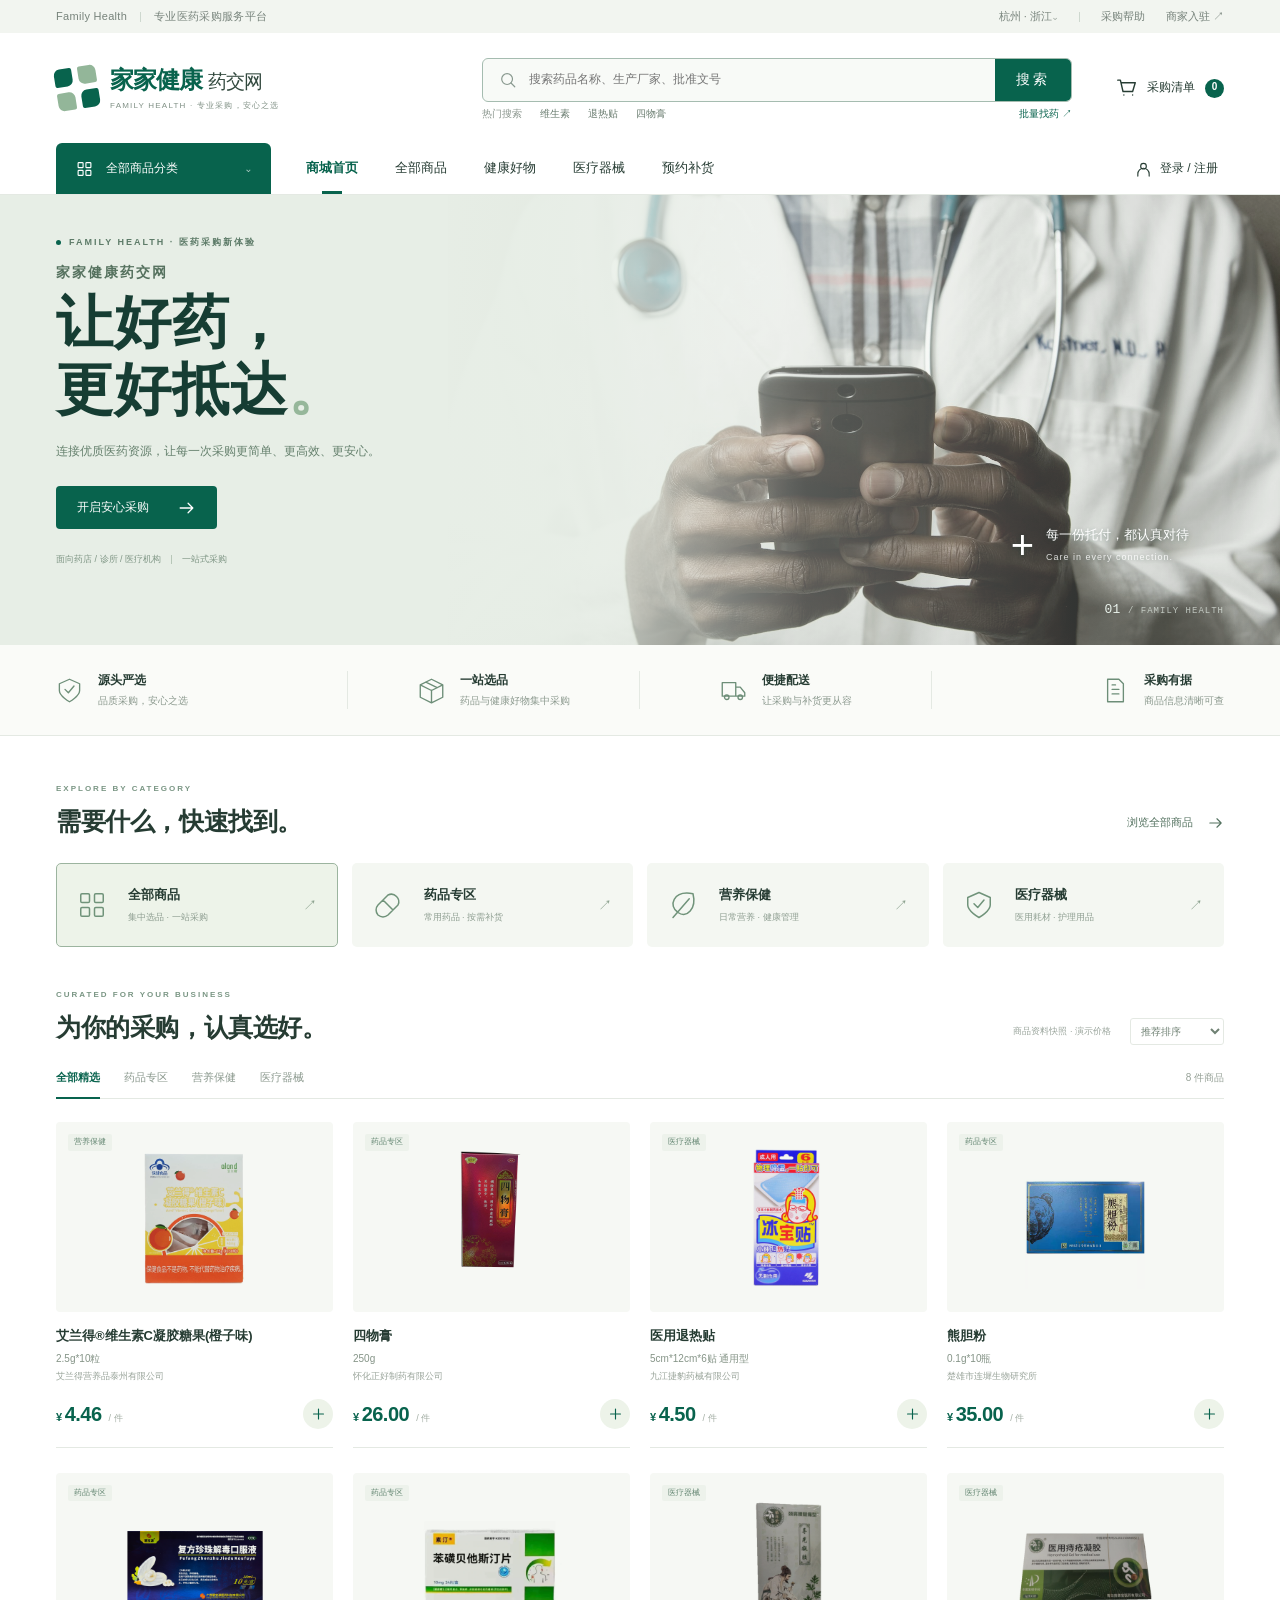
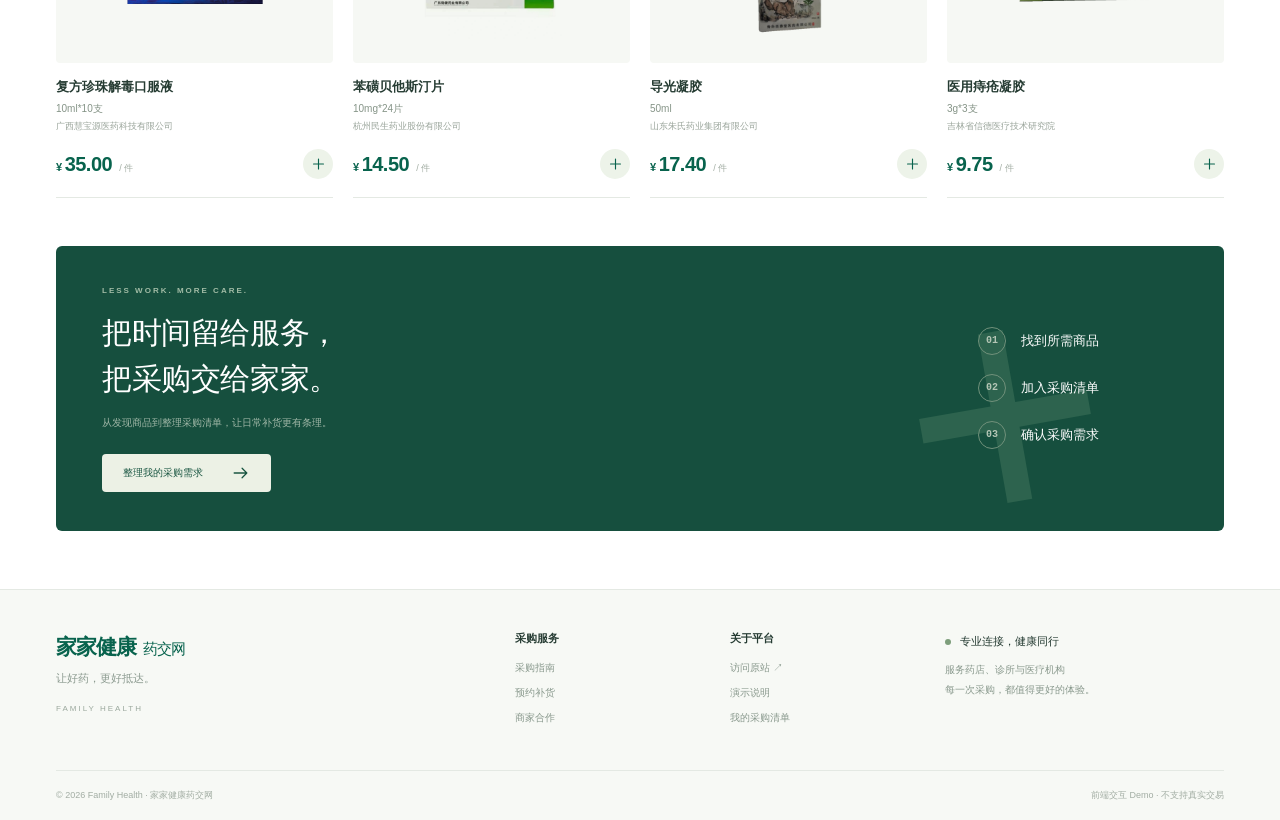
<file: index.html>
<!doctype html>
<html lang="zh-CN"><head><meta charset="utf-8"><meta name="viewport" content="width=device-width,initial-scale=1"><meta name="theme-color" content="#08634d"><meta name="description" content="家家健康药交网采购商城前端演示"><title>家家健康药交网 · 让好药，更好抵达</title><link rel="icon" href="assets/favicon.svg" type="image/svg+xml"><link rel="stylesheet" href="style.css"></head>
<body>
<svg class="svg-defs" xmlns="http://www.w3.org/2000/svg"><defs>
<symbol id="search" viewBox="0 0 24 24"><circle cx="10.8" cy="10.8" r="7.2"/><path d="m16 16 5 5"/></symbol>
<symbol id="cart" viewBox="0 0 24 24"><path d="M2 3h3l3 13h11l3-10H6M9 20h.01M19 20h.01"/></symbol>
<symbol id="arrow" viewBox="0 0 24 24"><path d="M4 12h16m-6-6 6 6-6 6"/></symbol>
<symbol id="grid" viewBox="0 0 24 24"><rect x="3" y="3" width="7" height="7" rx="1"/><rect x="14" y="3" width="7" height="7" rx="1"/><rect x="3" y="14" width="7" height="7" rx="1"/><rect x="14" y="14" width="7" height="7" rx="1"/></symbol>
<symbol id="shield" viewBox="0 0 24 24"><path d="m12 2 9 4v6c0 5-9 10-9 10S3 17 3 12V6zM8 11l3 3 5-6"/></symbol>
<symbol id="truck" viewBox="0 0 24 24"><path d="M2 5h12v12H2zM14 9h4l4 5v3h-8"/><circle cx="6" cy="18" r="2"/><circle cx="18" cy="18" r="2"/></symbol>
<symbol id="box" viewBox="0 0 24 24"><path d="m12 2 10 5v11l-10 5-10-5V7zm0 10 10-5M12 12 2 7m10 5v11M7 4.5l10 5"/></symbol>
<symbol id="file" viewBox="0 0 24 24"><path d="M5 2h10l4 4v16H5zM9 11h6M9 15h6M9 7h3"/></symbol>
<symbol id="user" viewBox="0 0 24 24"><circle cx="12" cy="8" r="4"/><path d="M4 22v-3a8 8 0 0 1 16 0v3"/></symbol>
<symbol id="plus" viewBox="0 0 24 24"><path d="M5 12h14M12 5v14"/></symbol>
<symbol id="close" viewBox="0 0 24 24"><path d="m6 6 12 12M6 18 18 6"/></symbol>
<symbol id="pill" viewBox="0 0 24 24"><path d="M4 20a6 6 0 0 1 0-8l8-8a6 6 0 0 1 8 8l-8 8a6 6 0 0 1-8 0zM8 8l8 8"/></symbol>
<symbol id="leaf" viewBox="0 0 24 24"><path d="M20 3C4 0 0 13 8 18c7 5 15-3 12-15ZM4 22 17 7"/></symbol>
</defs></svg>
<div class="utility"><div class="wrap utility-inner"><span>Family Health <i></i> 专业医药采购服务平台</span><div><button id="location">杭州 · 浙江⌄</button><span class="utility-divider"></span><button data-info="help">采购帮助</button><button data-info="merchant">商家入驻 ↗</button></div></div></div>
<header class="header"><div class="wrap header-main"><a href="#" class="brand" aria-label="家家健康药交网首页"><span class="brand-mark"><b></b><b></b><b></b><b></b></span><span><strong>家家健康<span>药交网</span></strong><small>FAMILY HEALTH · 专业采购，安心之选</small></span></a><div class="search-group"><form id="searchForm"><svg><use href="#search"/></svg><input id="searchInput" placeholder="搜索药品名称、生产厂家、批准文号" aria-label="搜索药品"><button type="submit">搜索</button></form><div class="hot"><span>热门搜索</span><button data-search="维生素">维生素</button><button data-search="退热贴">退热贴</button><button data-search="四物膏">四物膏</button><button id="batchOpen">批量找药 ↗</button></div></div><button class="cart-button" id="cartOpen"><svg><use href="#cart"/></svg><span>采购清单</span><b id="cartCount">0</b></button></div>
<div class="wrap nav"><button class="all-categories" id="categoriesOpen"><svg><use href="#grid"/></svg>全部商品分类<span>⌄</span></button><nav aria-label="主导航"><a href="#" class="active">商城首页</a><a href="#selection" data-nav="all">全部商品</a><a href="#selection" data-nav="health">健康好物</a><a href="#selection" data-nav="device">医疗器械</a><button data-info="restock">预约补货</button></nav><button class="login" id="loginOpen"><svg><use href="#user"/></svg>登录 / 注册</button></div></header>
<main>
<section class="hero"><img class="hero-photo" src="assets/hero.jpg" alt="医务人员使用移动设备"><div class="hero-wash"></div><div class="wrap hero-inner"><div class="hero-copy"><p class="eyebrow"><span></span>FAMILY HEALTH · 医药采购新体验</p><p class="hero-brand">家家健康药交网</p><h1>让好药，<br>更好抵达<span>。</span></h1><p class="hero-description">连接优质医药资源，让每一次采购<br class="mobile-break">更简单、更高效、更安心。</p><a class="primary" href="#selection">开启安心采购 <svg><use href="#arrow"/></svg></a><div class="hero-caption"><span>面向药店 / 诊所 / 医疗机构</span><span class="line"></span><span>一站式采购</span></div></div><div class="hero-number">01 <span>/ FAMILY HEALTH</span></div><div class="hero-note"><span class="note-cross">+</span><div>每一份托付，都认真对待<small>Care in every connection.</small></div></div></div></section>
<div class="service-line"><div class="wrap service-items"><div><svg><use href="#shield"/></svg><span>源头严选<small>品质采购，安心之选</small></span></div><div><svg><use href="#box"/></svg><span>一站选品<small>药品与健康好物集中采购</small></span></div><div><svg><use href="#truck"/></svg><span>便捷配送<small>让采购与补货更从容</small></span></div><div><svg><use href="#file"/></svg><span>采购有据<small>商品信息清晰可查</small></span></div></div></div>
<section class="wrap category-section reveal"><div class="section-top"><div><p class="eyebrow">EXPLORE BY CATEGORY</p><h2>需要什么，快速找到。</h2></div><a href="#selection" id="allLink" class="text-link">浏览全部商品 <svg><use href="#arrow"/></svg></a></div><div class="category-grid" id="categoryGrid"><button data-cat="all" class="category-tile selected"><span class="category-icon"><svg><use href="#grid"/></svg></span><div><strong>全部商品</strong><small>集中选品 · 一站采购</small></div><span>↗</span></button><button data-cat="medicine" class="category-tile"><span class="category-icon"><svg><use href="#pill"/></svg></span><div><strong>药品专区</strong><small>常用药品 · 按需补货</small></div><span>↗</span></button><button data-cat="health" class="category-tile"><span class="category-icon"><svg><use href="#leaf"/></svg></span><div><strong>营养保健</strong><small>日常营养 · 健康管理</small></div><span>↗</span></button><button data-cat="device" class="category-tile"><span class="category-icon"><svg><use href="#shield"/></svg></span><div><strong>医疗器械</strong><small>医用耗材 · 护理用品</small></div><span>↗</span></button></div></section>
<section id="selection" class="wrap selection reveal"><div class="section-top"><div><p class="eyebrow">CURATED FOR YOUR BUSINESS</p><h2 id="selectionTitle">为你的采购，认真选好。</h2></div><div class="selection-tools"><span class="snapshot-label">商品资料快照 · 演示价格</span><select id="sort" aria-label="商品排序"><option value="default">推荐排序</option><option value="asc">价格从低到高</option><option value="desc">价格从高到低</option></select></div></div><div class="filter-row"><div role="group" aria-label="商品分类" id="filters"><button class="on" data-cat="all">全部精选</button><button data-cat="medicine">药品专区</button><button data-cat="health">营养保健</button><button data-cat="device">医疗器械</button></div><span id="resultCount"></span></div><div class="products" id="products" aria-live="polite"></div><button class="reset-search" id="resetSearch" hidden>清除搜索，查看全部商品</button></section>
<section class="wrap purchase-banner reveal"><div><p class="eyebrow">LESS WORK. MORE CARE.</p><h2>把时间留给服务，<br>把采购交给家家。</h2><p>从发现商品到整理采购清单，让日常补货更有条理。</p><button class="primary light" id="bannerBatch">整理我的采购需求 <svg><use href="#arrow"/></svg></button></div><div class="banner-visual"><span class="big-cross">+</span><div class="steps"><span><b>01</b> 找到所需商品</span><span><b>02</b> 加入采购清单</span><span><b>03</b> 确认采购需求</span></div></div></section>
</main><footer><div class="wrap footer-main"><div class="footer-brand"><strong>家家健康<span>药交网</span></strong><p>让好药，更好抵达。</p><small>FAMILY HEALTH</small></div><div><h3>采购服务</h3><button data-info="help">采购指南</button><button data-info="restock">预约补货</button><button data-info="merchant">商家合作</button></div><div><h3>关于平台</h3><a href="https://www.kangjiayiyao.com/" target="_blank" rel="noopener">访问原站 ↗</a><button data-info="demo">演示说明</button><button id="footerCart">我的采购清单</button></div><div class="footer-end"><span class="footer-dot"></span> 专业连接，健康同行<p>服务药店、诊所与医疗机构<br>每一次采购，都值得更好的体验。</p></div></div><div class="wrap footer-bottom"><span>© 2026 Family Health · 家家健康药交网</span><span>前端交互 Demo · 不支持真实交易</span></div></footer>
<div class="overlay" id="overlay" hidden></div><aside id="drawer" class="drawer" aria-label="采购清单" aria-modal="true" role="dialog" hidden><div class="drawer-head"><div><p class="eyebrow">YOUR PURCHASE LIST</p><h2>我的采购清单 <span id="drawerCount"></span></h2></div><button class="icon-button" data-close aria-label="关闭采购清单"><svg><use href="#close"/></svg></button></div><p class="drawer-desc">整理补货需求，轻松管理每一次采购。</p><div id="cartItems"></div><div class="drawer-bottom"><div><span>演示合计</span><strong id="total">¥0.00</strong></div><button class="primary" id="exportCart">导出采购清单 <svg><use href="#arrow"/></svg></button><small>清单保存在本机浏览器，未提交真实订单。</small></div></aside>
<dialog id="modal"><button class="modal-close icon-button" data-close aria-label="关闭弹窗"><svg><use href="#close"/></svg></button><div id="modalContent"></div></dialog><div id="toast" role="status"></div>
<script src="app.js"></script></body></html>
</file>
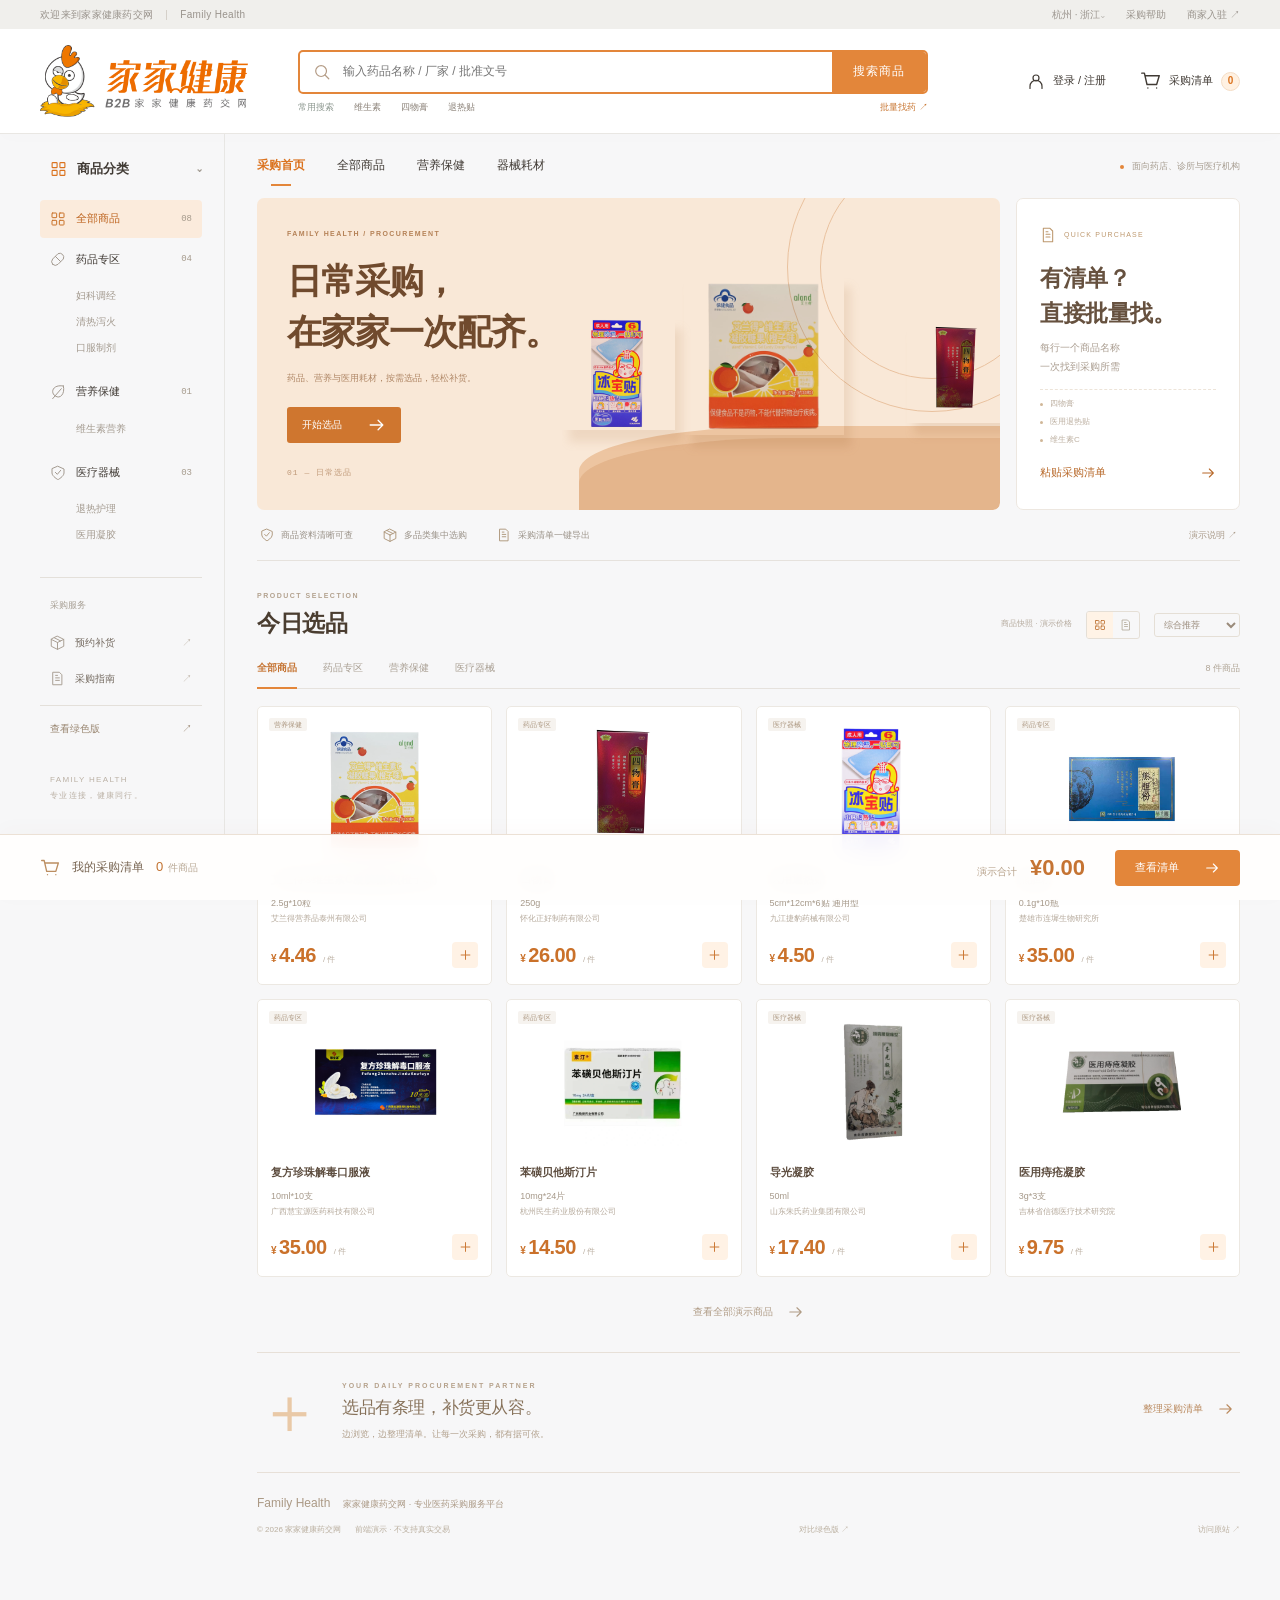
<file: orange/index.html>
<!doctype html><html lang="zh-CN"><head><meta charset="utf-8"><meta name="viewport" content="width=device-width,initial-scale=1"><meta name="theme-color" content="#e3863a"><title>家家健康药交网 · 橙色采购版</title><meta name="description" content="家家健康药交网暖橙色采购商城概念演示"><link rel="icon" href="assets/favicon.svg"><link rel="stylesheet" href="style.css"></head><body><svg class="svg-defs" xmlns="http://www.w3.org/2000/svg"><defs>
<symbol id="search" viewBox="0 0 24 24"><circle cx="10.8" cy="10.8" r="7.2"/><path d="m16 16 5 5"/></symbol>
<symbol id="cart" viewBox="0 0 24 24"><path d="M2 3h3l3 13h11l3-10H6M9 20h.01M19 20h.01"/></symbol>
<symbol id="arrow" viewBox="0 0 24 24"><path d="M4 12h16m-6-6 6 6-6 6"/></symbol>
<symbol id="grid" viewBox="0 0 24 24"><rect x="3" y="3" width="7" height="7" rx="1"/><rect x="14" y="3" width="7" height="7" rx="1"/><rect x="3" y="14" width="7" height="7" rx="1"/><rect x="14" y="14" width="7" height="7" rx="1"/></symbol>
<symbol id="shield" viewBox="0 0 24 24"><path d="m12 2 9 4v6c0 5-9 10-9 10S3 17 3 12V6zM8 11l3 3 5-6"/></symbol>
<symbol id="truck" viewBox="0 0 24 24"><path d="M2 5h12v12H2zM14 9h4l4 5v3h-8"/><circle cx="6" cy="18" r="2"/><circle cx="18" cy="18" r="2"/></symbol>
<symbol id="box" viewBox="0 0 24 24"><path d="m12 2 10 5v11l-10 5-10-5V7zm0 10 10-5M12 12 2 7m10 5v11M7 4.5l10 5"/></symbol>
<symbol id="file" viewBox="0 0 24 24"><path d="M5 2h10l4 4v16H5zM9 11h6M9 15h6M9 7h3"/></symbol>
<symbol id="user" viewBox="0 0 24 24"><circle cx="12" cy="8" r="4"/><path d="M4 22v-3a8 8 0 0 1 16 0v3"/></symbol>
<symbol id="plus" viewBox="0 0 24 24"><path d="M5 12h14M12 5v14"/></symbol>
<symbol id="close" viewBox="0 0 24 24"><path d="m6 6 12 12M6 18 18 6"/></symbol>
<symbol id="pill" viewBox="0 0 24 24"><path d="M4 20a6 6 0 0 1 0-8l8-8a6 6 0 0 1 8 8l-8 8a6 6 0 0 1-8 0zM8 8l8 8"/></symbol>
<symbol id="leaf" viewBox="0 0 24 24"><path d="M20 3C4 0 0 13 8 18c7 5 15-3 12-15ZM4 22 17 7"/></symbol>
</defs></svg>
<div class="utility"><div class="wrap utility-inner"><span>欢迎来到家家健康药交网 <i></i> Family Health</span><div><button id="location">杭州 · 浙江⌄</button><button data-info="help">采购帮助</button><button data-info="merchant">商家入驻 ↗</button></div></div></div>
<header class="header"><div class="wrap header-main"><a href="#" class="brand" aria-label="家家健康药交网首页"><img src="assets/brand.png" alt="家家健康 B2B 家家健康药交网"></a><div class="search-group"><form id="searchForm"><svg><use href="#search"/></svg><input id="searchInput" placeholder="输入药品名称 / 厂家 / 批准文号" aria-label="搜索药品"><button type="submit">搜索商品</button></form><div class="hot"><span>常用搜索</span><button data-search="维生素">维生素</button><button data-search="四物膏">四物膏</button><button data-search="退热贴">退热贴</button><button id="batchOpen">批量找药 ↗</button></div></div><div class="account-actions"><button class="login" id="loginOpen"><svg><use href="#user"/></svg>登录 / 注册</button><button class="cart-button" id="cartOpen"><svg><use href="#cart"/></svg><span>采购清单</span><b id="cartCount">0</b></button></div></div></header>
<div class="wrap workspace">
<aside class="catalog-rail"><button class="rail-title" id="categoriesOpen"><svg><use href="#grid"/></svg>商品分类 <span>⌄</span></button><div id="categoryGrid"><button class="category-tile selected" data-cat="all"><svg><use href="#grid"/></svg><strong>全部商品</strong><small>08</small></button><button class="category-tile" data-cat="medicine"><svg><use href="#pill"/></svg><strong>药品专区</strong><small>04</small></button><div class="subcategories"><button data-search="四物膏">妇科调经</button><button data-search="熊胆粉">清热泻火</button><button data-search="口服液">口服制剂</button></div><button class="category-tile" data-cat="health"><svg><use href="#leaf"/></svg><strong>营养保健</strong><small>01</small></button><div class="subcategories"><button data-search="维生素">维生素营养</button></div><button class="category-tile" data-cat="device"><svg><use href="#shield"/></svg><strong>医疗器械</strong><small>03</small></button><div class="subcategories"><button data-search="退热贴">退热护理</button><button data-search="凝胶">医用凝胶</button></div></div><div class="rail-tools"><p>采购服务</p><button data-info="restock"><svg><use href="#box"/></svg>预约补货 <span>↗</span></button><button data-info="help"><svg><use href="#file"/></svg>采购指南 <span>↗</span></button></div><a class="version-link" href="../">查看绿色版 <span>↗</span></a><small class="rail-family">FAMILY HEALTH<br>专业连接，健康同行。</small></aside>
<main class="catalog-main">
<div class="page-nav"><nav aria-label="主导航"><a class="active" href="#">采购首页</a><a href="#selection" data-nav="all">全部商品</a><a href="#selection" data-nav="health">营养保健</a><a href="#selection" data-nav="device">器械耗材</a></nav><span><i></i> 面向药店、诊所与医疗机构</span></div>
<section class="opening"><div class="daily-feature"><div class="feature-copy"><p class="eyebrow">FAMILY HEALTH / PROCUREMENT</p><h1>日常采购，<br>在家家一次配齐。</h1><p>药品、营养与医用耗材，按需选品，轻松补货。</p><a href="#selection" class="primary">开始选品 <svg><use href="#arrow"/></svg></a><span class="feature-index">01 — 日常选品</span></div><div class="feature-products" aria-label="精选商品展示"><div class="display-plinth"></div><img class="pack pack-one" src="assets/product-2.webp" alt="医用退热贴"><img class="pack pack-two" src="assets/product-0.webp" alt="维生素C凝胶糖果"><img class="pack pack-three" src="assets/product-1.webp" alt="四物膏"><span class="feature-circle"></span></div></div><aside class="quick-purchase"><div class="quick-heading"><svg><use href="#file"/></svg><span>QUICK PURCHASE</span></div><h2>有清单？<br>直接批量找。</h2><p>每行一个商品名称<br>一次找到采购所需</p><div class="sample-lines"><span>四物膏</span><span>医用退热贴</span><span>维生素C</span></div><button id="bannerBatch">粘贴采购清单 <svg><use href="#arrow"/></svg></button></aside></section>
<div class="procurement-notice"><span><svg><use href="#shield"/></svg> 商品资料清晰可查</span><span><svg><use href="#box"/></svg> 多品类集中选购</span><span><svg><use href="#file"/></svg> 采购清单一键导出</span><button data-info="demo">演示说明 ↗</button></div>
<section id="selection" class="selection reveal"><div class="section-top"><div><p class="eyebrow">PRODUCT SELECTION</p><h2 id="selectionTitle">今日选品</h2></div><div class="selection-tools"><span class="snapshot-label">商品快照 · 演示价格</span><div class="view-switch" role="group" aria-label="商品展示方式"><button id="gridView" class="selected" aria-label="网格展示" aria-pressed="true"><svg><use href="#grid"/></svg></button><button id="listView" aria-label="列表展示" aria-pressed="false"><svg><use href="#file"/></svg></button></div><select id="sort" aria-label="商品排序"><option value="default">综合推荐</option><option value="asc">价格从低到高</option><option value="desc">价格从高到低</option></select></div></div><div class="filter-row"><div id="filters" role="group" aria-label="商品分类"><button class="on" data-cat="all">全部商品</button><button data-cat="medicine">药品专区</button><button data-cat="health">营养保健</button><button data-cat="device">医疗器械</button></div><span id="resultCount"></span></div><div id="products" class="products" aria-live="polite"></div><button id="resetSearch" class="reset-search" hidden>清除搜索，查看全部商品</button><a id="allLink" class="text-link catalog-end" href="#selection">查看全部演示商品 <svg><use href="#arrow"/></svg></a></section>
<section class="supply-note reveal"><div class="supply-number">＋</div><div><p class="eyebrow">YOUR DAILY PROCUREMENT PARTNER</p><h2>选品有条理，补货更从容。</h2><p>边浏览，边整理清单。让每一次采购，都有据可依。</p></div><button id="footerCart" class="text-link">整理采购清单 <svg><use href="#arrow"/></svg></button></section>
<footer><div><strong>Family Health</strong><span>家家健康药交网 · 专业医药采购服务平台</span></div><p>© 2026 家家健康药交网 <span>前端演示 · 不支持真实交易</span><a href="../">对比绿色版 ↗</a><a href="https://www.kangjiayiyao.com/" target="_blank" rel="noopener">访问原站 ↗</a></p></footer>
</main></div>
<div class="purchase-dock"><div class="wrap dock-inner"><span class="dock-caption"><svg><use href="#cart"/></svg>我的采购清单 <b id="dockCount">0</b><small>件商品</small></span><div class="dock-actions"><span>演示合计 <strong id="dockTotal">¥0.00</strong></span><button id="dockOpen">查看清单 <svg><use href="#arrow"/></svg></button></div></div></div>
<div class="overlay" id="overlay" hidden></div><aside id="drawer" class="drawer" aria-label="采购清单" aria-modal="true" role="dialog" hidden><div class="drawer-head"><div><p class="eyebrow">YOUR PURCHASE LIST</p><h2>我的采购清单 <span id="drawerCount"></span></h2></div><button class="icon-button" data-close aria-label="关闭采购清单"><svg><use href="#close"/></svg></button></div><p class="drawer-desc">整理补货需求，轻松管理每一次采购。</p><div id="cartItems"></div><div class="drawer-bottom"><div><span>演示合计</span><strong id="total">¥0.00</strong></div><button class="primary" id="exportCart">导出采购清单 <svg><use href="#arrow"/></svg></button><small>清单保存在本机浏览器，未提交真实订单。</small></div></aside>
<dialog id="modal"><button class="modal-close icon-button" data-close aria-label="关闭弹窗"><svg><use href="#close"/></svg></button><div id="modalContent"></div></dialog><div id="toast" role="status"></div>
<script src="app.js"></script></body></html>
</file>
<file: style.css>
:root{--green:#08634d;--dark:#163d33;--muted:#819089;--paper:#f7f9f6;--line:#e4e9e3;--mint:#eaf2e9}*{box-sizing:border-box}html{scroll-behavior:smooth;scroll-padding-top:150px}body{margin:0;color:#263c33;background:#fff;font:14px/1.6 -apple-system,BlinkMacSystemFont,"PingFang SC","Microsoft Yahei",Arial,sans-serif}button,input,select{font:inherit}button,a,input,select{-webkit-tap-highlight-color:transparent}button,a{touch-action:manipulation}button{border:0;background:none;cursor:pointer;color:inherit}a{color:inherit;text-decoration:none}button:focus-visible,a:focus-visible,select:focus-visible{outline:2px solid var(--green);outline-offset:5px}button:disabled{opacity:.5;cursor:not-allowed}svg{width:22px;height:22px;fill:none;stroke:currentColor;stroke-width:1.6;stroke-linecap:round;stroke-linejoin:round;flex-shrink:0}.svg-defs{position:absolute;width:0;height:0}.wrap{max-width:1280px;width:calc(100% - 112px);margin:auto}.utility{background:#f2f5f0;color:#77837b;font-size:11px;letter-spacing:.3px}.utility-inner{height:33px;display:flex;justify-content:space-between;align-items:center}.utility-inner>span{display:flex;align-items:center;gap:13px}.utility i,.utility-divider{display:inline-block;height:10px;width:1px;background:#ced8cf}.utility-inner>div{display:flex;align-items:center;gap:21px}.utility button{font-size:11px;padding:0}.header{background:#fff;position:sticky;top:-1px;z-index:15;border-bottom:1px solid var(--line)}.header-main{display:flex;align-items:center;gap:44px;height:110px}.brand{display:flex;align-items:center;gap:12px;flex-shrink:0}.brand-mark{width:42px;height:42px;position:relative;transform:rotate(-9deg)}.brand-mark b{position:absolute;width:18px;height:18px;background:var(--green);border-radius:6px 2px 6px 2px}.brand-mark b:nth-child(2){right:0;transform:rotate(90deg);background:#93b699}.brand-mark b:nth-child(3){bottom:0;transform:rotate(-90deg);background:#93b699}.brand-mark b:nth-child(4){bottom:0;right:0;transform:rotate(180deg)}.brand strong{display:block;font-size:24px;color:var(--green);font-weight:800;letter-spacing:-1px;line-height:1.3}.brand strong span{font-size:19px;font-weight:500;margin-left:6px;color:#31483d}.brand small{display:block;font-size:8px;letter-spacing:1.2px;margin-top:5px;color:#819186}.search-group{flex:1;max-width:590px;margin-left:auto}.search-group form{display:flex;align-items:center;height:44px;background:#f8faf7;border:1px solid #a5bcb0;border-radius:6px;padding-left:16px;overflow:hidden;transition:box-shadow .2s}.search-group form:focus-within{box-shadow:0 0 0 3px #08634d12;border-color:var(--green)}.search-group svg{color:#8a9a90;width:18px}.search-group input{background:transparent;border:0;outline:0;min-width:0;flex:1;padding:12px;color:var(--dark);font-size:12px}.search-group form button{height:100%;background:var(--green);color:white;width:76px;letter-spacing:3px}.hot{display:flex;gap:18px;margin-top:7px;font-size:10px;color:#8c978f;line-height:1}.hot button{padding:0;font-size:10px;color:#6a7d70}.hot button:last-child{margin-left:auto;color:var(--green)}.cart-button{display:flex;align-items:center;gap:10px;font-size:12px;padding:12px 0;white-space:nowrap}.cart-button b{background:var(--green);color:white;border-radius:50%;font-size:10px;min-width:19px;height:19px;text-align:center}.cart-button svg{width:21px}.nav{height:51px;display:flex;align-items:stretch;gap:35px}.all-categories{display:flex;align-items:center;gap:13px;background:var(--green);color:white;width:215px;font-size:12px;padding:0 20px;border-radius:6px 6px 0 0}.all-categories svg{width:17px}.all-categories>span{margin-left:auto}.nav nav{display:flex;gap:37px;align-items:center;font-size:13px}.nav nav a,.nav nav button{height:100%;display:flex;align-items:center;position:relative;padding:0;font-size:13px}.nav nav .active{color:var(--green);font-weight:600}.nav nav .active:after{content:"";position:absolute;bottom:0;left:30%;right:30%;height:3px;background:var(--green)}.login{margin-left:auto;display:flex;align-items:center;gap:8px;font-size:12px}.login svg{width:17px}.hero{position:relative;overflow:hidden;background:#e7eee6;height:450px}.hero-photo{position:absolute;right:0;top:0;width:65%;height:100%;object-fit:cover;object-position:center 52%;filter:saturate(.48);opacity:.91}.hero-wash{position:absolute;inset:0;background:linear-gradient(90deg,#e7eee6 0%,#e7eee6 32%,#e7eee6f2 42%,#e7eee650 63%,#d5e4da05 100%)}.hero-inner{position:relative;height:100%}.hero-copy{padding-top:40px;animation:arrive .9s both}.eyebrow{font-size:9px;letter-spacing:2px;font-weight:600;color:#7a9684;margin:0 0 12px;display:flex;align-items:center;gap:8px}.eyebrow>span{height:5px;width:5px;border-radius:50%;background:var(--green)}.hero .eyebrow{font-size:9px;color:#5d7b68}.hero-brand{font-size:14px;color:#55715e;margin:0 0 5px;font-weight:600;letter-spacing:2px}h1{font-size:57px;letter-spacing:1px;line-height:1.18;color:var(--dark);margin:0 0 17px;font-weight:650}h1 span{color:#96b79a}.hero-description{color:#65806d;font-size:12px;line-height:1.9;margin:0 0 23px}.mobile-break{display:none}.primary{background:var(--green);color:white;display:inline-flex;align-items:center;justify-content:center;gap:28px;height:43px;padding:0 21px;border-radius:4px;font-size:12px;transition:background .2s,transform .2s}.primary:hover{background:#084c3d;transform:translateY(-2px)}.primary svg{width:19px}.hero-caption{display:flex;align-items:center;gap:10px;font-size:9px;color:#7f9685;margin-top:23px}.hero-caption .line{height:9px;width:1px;background:#b7c7b8}.hero-number{position:absolute;bottom:24px;right:0;font-size:13px;color:#e9f2eb;font-family:monospace}.hero-number span{font-size:9px;letter-spacing:1px;opacity:.7}.hero-note{display:flex;align-items:center;position:absolute;right:35px;bottom:80px;gap:12px;color:white;text-shadow:0 1px 4px #153b3266;font-size:13px;animation:arrive 1.2s both}.hero-note small{display:block;font-size:9px;letter-spacing:1px;opacity:.8;margin-top:4px}.note-cross{font-size:40px;font-weight:200;line-height:1}.service-line{border-bottom:1px solid var(--line);background:#fafbf8}.service-items{display:grid;grid-template-columns:repeat(4,1fr);padding:26px 0}.service-items>div{display:flex;align-items:center;justify-content:center;gap:15px;border-right:1px solid var(--line)}.service-items>div:first-child{justify-content:flex-start}.service-items>div:last-child{border:0;justify-content:flex-end}.service-items svg{width:27px;height:27px;color:#6d8e78;stroke-width:1.2}.service-items span{font-size:12px;font-weight:600}.service-items small{display:block;font-weight:400;font-size:10px;color:#8b998e;margin-top:3px}.category-section{padding:47px 0 42px}.section-top{display:flex;align-items:flex-end;justify-content:space-between;gap:20px;margin-bottom:24px}h2{font-size:25px;letter-spacing:-.4px;font-weight:600;line-height:1.4;margin:0}.section-top .eyebrow{font-size:8px;margin-bottom:8px}.text-link{display:flex;align-items:center;gap:14px;font-size:11px;color:#547260;padding-bottom:5px}.text-link svg{width:17px}.category-grid{display:grid;grid-template-columns:repeat(4,1fr);gap:14px}.category-tile{display:flex;align-items:center;text-align:left;gap:14px;background:#f4f7f2;border:1px solid transparent;padding:21px 20px;border-radius:5px;transition:background .2s,border-color .2s,transform .2s}.category-tile:hover{transform:translateY(-3px);background:#e8f0e7}.category-tile.selected{border-color:#9cb49f;background:#edf3e9}.category-icon{width:37px;height:40px;display:flex;align-items:center;color:#70937a}.category-icon svg{width:30px;height:30px;stroke-width:1.2}.category-tile strong{display:block;font-size:13px;font-weight:600}.category-tile small{display:block;color:#8e9e91;font-size:9px;margin-top:4px}.category-tile>span:last-child{color:#8ca28f;margin-left:auto}.selection{padding:0 0 48px;scroll-margin-top:30px}.selection-tools{display:flex;align-items:center;gap:19px}.snapshot-label{font-size:9px;color:#9aa59c}.selection-tools select{font-size:10px;background:white;border:1px solid var(--line);border-radius:3px;padding:6px;color:#6f8173}.filter-row{display:flex;justify-content:space-between;align-items:center;border-bottom:1px solid var(--line);margin-bottom:23px}.filter-row>div{display:flex;gap:24px}.filter-row button{padding:0 0 12px;position:relative;font-size:11px;color:#8b998e}.filter-row button.on{color:var(--green);font-weight:600}.filter-row button.on:after{content:"";height:2px;bottom:-1px;background:var(--green);left:0;right:0;position:absolute}#resultCount{font-size:10px;color:#95a096;padding-bottom:12px}.products{display:grid;grid-template-columns:repeat(4,1fr);gap:25px 20px}.product{min-width:0;padding-bottom:17px;border-bottom:1px solid var(--line)}.product-image{display:flex;position:relative;width:100%;height:190px;background:#f6f8f4;align-items:center;justify-content:center;border-radius:4px;overflow:hidden}.product-image img{width:76%;height:76%;object-fit:contain;mix-blend-mode:multiply;transition:transform .35s}.product-image:hover img{transform:scale(1.07)}.product-category{position:absolute;top:12px;left:12px;color:#658773;background:#edf2eb;font-size:8px;padding:2px 6px;z-index:1;border-radius:2px}.product-name{display:block;font-size:13px;font-weight:600;text-align:left;padding:14px 0 4px;width:100%;white-space:nowrap;text-overflow:ellipsis;overflow:hidden}.product-spec{font-size:10px;color:#859487;margin-bottom:2px}.product-manufacturer{font-size:9px;color:#99a49a;white-space:nowrap;overflow:hidden;text-overflow:ellipsis}.product-bottom{display:flex;justify-content:space-between;align-items:center;margin-top:14px}.price{font-size:20px;font-weight:600;letter-spacing:-.5px;color:var(--green)}.price small{font-size:11px;margin-right:3px}.price em{font-style:normal;color:#a2ada3;font-size:9px;font-weight:400;margin-left:7px;letter-spacing:0}.add{display:flex;align-items:center;justify-content:center;width:30px;height:30px;background:#edf3e9;color:var(--green);border-radius:50%;transition:background .2s,transform .2s}.add svg{width:17px}.add:hover{background:var(--green);color:white;transform:rotate(90deg)}.empty-results{grid-column:1/-1;text-align:center;padding:65px 0;color:#87958c}.reset-search{color:var(--green);font-size:12px;margin:25px auto 0;text-decoration:underline}.reset-search:not([hidden]){display:block}.purchase-banner{position:relative;display:flex;justify-content:space-between;overflow:hidden;background:#164f3e;color:#fff;border-radius:6px;padding:39px 46px;margin-bottom:58px}.purchase-banner .eyebrow{color:#a2bca6;font-size:8px}.purchase-banner h2{font-size:30px;line-height:1.55;font-weight:500}.purchase-banner p:not(.eyebrow){color:#a0b7a7;font-size:10px;margin:12px 0 23px}.primary.light{color:#1b5743;background:#ecf1e5;height:38px;font-size:10px}.banner-visual{width:42%;position:relative;display:flex;align-items:center;justify-content:flex-end}.big-cross{position:absolute;font:400 350px/.9 Arial;color:#2d634e;right:72px;top:-31px;transform:rotate(-10deg)}.steps{position:relative;display:flex;flex-direction:column;gap:19px;min-width:200px}.steps span{display:flex;align-items:center;gap:15px;font-size:13px}.steps b{width:28px;height:28px;border:1px solid #71917b;border-radius:50%;display:grid;place-items:center;font-size:10px;font-family:monospace;color:#b4c5b5}footer{border-top:1px solid var(--line);background:#f7f9f5;padding:40px 0 0}.footer-main{display:grid;grid-template-columns:2.4fr 1fr 1fr 1.6fr;gap:40px;padding-bottom:35px}.footer-brand strong{font-size:21px;color:var(--green);letter-spacing:-1px}.footer-brand strong span{font-size:15px;font-weight:400;margin-left:7px}.footer-brand p{font-size:11px;color:#8c9b90;margin:7px 0}.footer-brand small{font-size:8px;letter-spacing:2px;color:#9ca99e}.footer-main h3{font-size:11px;font-weight:600;margin:0 0 13px}.footer-main button,.footer-main a{display:block;padding:0;font-size:10px;color:#89998d;margin-bottom:9px}.footer-end{font-size:11px;padding-top:3px}.footer-end p{color:#89998d;font-size:10px;line-height:2}.footer-dot{display:inline-block;height:6px;width:6px;background:#7d9e7b;border-radius:50%;margin-right:6px}.footer-bottom{border-top:1px solid var(--line);padding:17px 0;display:flex;justify-content:space-between;color:#a2ada3;font-size:9px}.overlay{position:fixed;inset:0;background:#09271b60;backdrop-filter:blur(4px);z-index:40}.drawer{position:fixed;right:0;top:0;bottom:0;width:470px;background:white;z-index:50;padding:35px;display:flex;flex-direction:column;animation:slide .25s}.drawer[hidden]{display:none}.drawer-head{display:flex;justify-content:space-between;align-items:center}.drawer h2{font-size:22px}.drawer h2 span{font-size:12px;color:#9aaa9b}.icon-button{height:32px;width:32px;display:grid;place-items:center;border-radius:50%;background:#f4f7f1;flex-shrink:0}.icon-button svg{width:17px}.drawer-desc{color:#98a298;font-size:11px;border-bottom:1px solid var(--line);padding-bottom:20px}#cartItems{flex:1;overflow:auto;padding:10px 0}.cart-item{display:flex;gap:14px;border-bottom:1px solid var(--line);padding:18px 0;position:relative}.cart-item img{width:75px;height:75px;object-fit:contain;background:#f5f7f2}.cart-item-body{flex:1}.cart-item strong{font-size:12px;font-weight:500;display:block;max-width:230px}.cart-item small{color:#96a196;font-size:10px}.qty{display:inline-flex;gap:10px;align-items:center;border:1px solid var(--line);margin-top:9px;font-size:11px}.qty button{width:24px;height:24px}.cart-item-price{float:right;font-size:12px;color:var(--green);margin-top:10px}.remove{font-size:9px;color:#99a69c;margin-left:8px;padding:0}.drawer-bottom{border-top:1px solid var(--line);padding-top:20px}.drawer-bottom>div{display:flex;justify-content:space-between;align-items:center;font-size:12px;margin-bottom:15px}.drawer-bottom strong{font-size:25px;color:var(--green)}.drawer-bottom>.primary{width:100%}.drawer-bottom>small{display:block;text-align:center;color:#98a798;font-size:10px;margin-top:14px}dialog{border:0;border-radius:8px;width:650px;padding:40px;color:#263c33;max-width:calc(100% - 32px);max-height:90vh;overflow:auto;box-shadow:0 20px 80px #143e3322}dialog::backdrop{background:#09271b70;backdrop-filter:blur(4px)}.modal-close{position:absolute;right:16px;top:16px}.detail{display:flex;gap:28px;align-items:center}.detail img{width:40%;height:250px;object-fit:contain}.detail>div{flex:1}.detail h2{font-size:21px;margin:12px 0}.detail p{font-size:11px;color:#84988a;margin:7px 0}.detail .primary{margin-top:15px}.detail .price{margin-top:20px}.info p,.form-help{font-size:12px;color:#8b9b90;line-height:1.9}.info h2{font-size:23px}.form-label{display:block;font-size:12px;margin:20px 0 8px}dialog input,dialog textarea,dialog select{width:100%;border:1px solid #d9e1d6;background:#f8faf5;border-radius:4px;padding:11px;color:var(--dark);outline-color:var(--green)}dialog textarea{height:140px;resize:vertical}.form-action{width:100%;margin-top:24px}.form-note{font-size:10px;color:#9aa69c;margin-top:18px}.form-error{font-size:11px;color:#aa5b3b;margin-top:10px}#toast{position:fixed;bottom:40px;left:50%;transform:translate(-50%,20px);opacity:0;transition:all .2s;background:var(--dark);color:white;padding:12px 25px;border-radius:5px;z-index:100;font-size:12px;pointer-events:none;max-width:90vw;text-align:center}#toast.show{opacity:1;transform:translate(-50%,0)}.reveal{opacity:0;transform:translateY(15px);transition:opacity .7s,transform .7s}.reveal.visible{opacity:1;transform:translateY(0)}body.locked{overflow:hidden}@keyframes arrive{from{opacity:0;transform:translateY(16px)}to{opacity:1;transform:translateY(0)}}@keyframes slide{from{transform:translateX(100%)}to{transform:translateX(0)}}
@media(min-width:1600px){.hero{height:500px}.hero-copy{padding-top:55px}h1{font-size:65px}.hero-description{font-size:14px}.hero-caption{margin-top:30px}}
@media(max-width:1100px){.wrap{width:calc(100% - 64px)}.header-main{gap:25px}.brand strong{font-size:21px}.brand strong span{font-size:16px}.brand-mark{width:35px;height:35px}.brand-mark b{width:15px;height:15px}.nav{gap:20px}.nav nav{gap:24px}.all-categories{width:185px}.category-tile{padding:18px 13px;gap:8px}.category-tile small{font-size:8px}.hero-photo{width:70%}.product-image{height:165px}.snapshot-label{display:none}.service-items small{font-size:8px}}
@media(max-width:760px){html{scroll-padding-top:150px}.wrap{width:calc(100% - 36px)}.utility-inner{height:28px;font-size:8px}.utility-inner>span{gap:7px}.utility-inner>div{gap:10px}.utility button{font-size:9px}.utility-inner>div button:last-child,.utility-divider{display:none}.header-main{height:auto;flex-wrap:wrap;gap:16px;padding-top:17px;padding-bottom:12px}.brand{gap:8px}.brand strong{font-size:20px}.brand strong span{font-size:15px}.brand small{font-size:6px}.brand-mark{width:31px;height:31px}.brand-mark b{width:13px;height:13px;border-radius:4px 1px}.cart-button{margin-left:auto;font-size:10px;gap:7px}.cart-button svg{width:19px}.cart-button b{height:17px;min-width:17px;font-size:9px}.search-group{order:3;flex-basis:100%;max-width:none}.search-group form{height:38px}.search-group input{font-size:11px;padding:9px}.search-group form button{width:60px;font-size:11px}.hot{gap:14px;font-size:8px;margin-top:8px}.hot button{font-size:9px}.nav{height:41px;gap:15px;width:100%;padding:0 18px}.all-categories{display:none}.nav nav{gap:22px;overflow-x:auto;white-space:nowrap;flex:1}.nav nav a,.nav nav button{font-size:11px}.nav nav button{display:none}.login{font-size:10px;white-space:nowrap;padding:0}.login svg{display:none}.hero{height:395px}.hero-photo{width:100%;object-position:62% center;opacity:.65}.hero-wash{background:linear-gradient(90deg,#e7eee6 0%,#e7eee6ed 27%,#e7eee6a8 52%,#e7eee61a 100%)}.hero-copy{padding-top:30px}.hero .eyebrow{font-size:7px;letter-spacing:1px}.hero-brand{font-size:11px;margin-top:10px}h1{font-size:45px;margin-top:7px;margin-bottom:15px}.hero-description{font-size:11px;max-width:210px;line-height:1.8}.mobile-break{display:block}.hero .primary{height:39px;font-size:11px;padding:0 16px;gap:20px}.hero-caption{font-size:8px;gap:7px;margin-top:20px}.hero-note{display:none}.hero-number{font-size:10px;bottom:15px}.hero-number span{font-size:7px}.service-items{grid-template-columns:repeat(2,1fr);gap:20px 0;padding:23px 0}.service-items>div,.service-items>div:last-child,.service-items>div:first-child{justify-content:flex-start;gap:10px;padding-left:10px}.service-items>div:nth-child(2){border:0}.service-items svg{width:23px}.service-items span{font-size:10px}.service-items small{font-size:8px;margin-top:1px}.category-section{padding:32px 0}.section-top{gap:12px;margin-bottom:20px}h2{font-size:20px}.section-top .eyebrow{font-size:6px;letter-spacing:1.5px}.text-link{font-size:9px;gap:7px;white-space:nowrap}.text-link svg{width:14px}.category-grid{grid-template-columns:repeat(2,1fr);gap:9px}.category-tile{padding:15px 10px;gap:8px}.category-icon{width:29px}.category-icon svg{width:24px}.category-tile strong{font-size:11px}.category-tile small{font-size:8px;letter-spacing:-.3px}.selection-tools{gap:0}.selection-tools select{font-size:9px;padding:4px;width:84px}.filter-row>div{gap:19px}.filter-row button{font-size:10px}.filter-row{margin-bottom:17px}#resultCount{font-size:8px}.products{grid-template-columns:repeat(2,1fr);gap:19px 12px}.product-image{height:155px}.product-name{font-size:11px;padding-top:12px}.product-spec{font-size:9px}.product-manufacturer{font-size:8px}.price{font-size:18px}.price em{font-size:8px;margin-left:3px}.product-category{font-size:7px;left:8px;top:8px}.product-bottom{margin-top:11px}.add{width:27px;height:27px}.purchase-banner{padding:28px 25px;margin-bottom:35px;display:block}.purchase-banner h2{font-size:26px}.purchase-banner p:not(.eyebrow){font-size:9px;max-width:235px}.banner-visual{display:none}.purchase-banner:after{content:"+";font:200 220px Arial;position:absolute;right:-25px;bottom:-40px;color:#87b59415;pointer-events:none}.footer-main{grid-template-columns:1.5fr 1fr 1fr;gap:17px;padding-bottom:25px}.footer-brand strong{font-size:17px}.footer-brand strong span{font-size:11px;display:block;margin:0}.footer-brand p{font-size:8px}.footer-brand small{font-size:6px}.footer-main h3{font-size:10px}.footer-main button,.footer-main a{font-size:9px}.footer-end{display:none}.footer-bottom{font-size:7px;gap:12px}.drawer{width:100%;max-width:470px;padding:26px 22px}.detail{display:block}.detail img{width:100%;height:180px}.detail h2{font-size:20px}dialog{padding:32px 24px}.detail .primary{width:100%}.hero .eyebrow{white-space:nowrap}.selection{padding-bottom:32px}}
@media(prefers-reduced-motion:reduce){html{scroll-behavior:auto}*,*:before,*:after{animation:none!important;transition:none!important}.reveal{opacity:1;transform:none}}
</file>
<file: orange/style.css>
@import url('base.css');
:root{--green:#db731f;--dark:#3c3028;--muted:#8f8c86;--paper:#f7f7f8;--line:#e9e7e3;--mint:#fff3e6;--orange:#e3863a}body{background:#f7f7f8;color:#403a34;padding-bottom:74px}.wrap{max-width:1440px;width:calc(100% - 80px)}.utility{background:#f0efec;color:#99938c;font-size:10px}.utility-inner{height:29px}.utility button{font-size:10px}.utility i{background:#d5d0c9}.header{top:-1px;box-shadow:0 4px 16px #34261703}.header-main{height:104px;gap:50px}.brand img{width:208px;height:73px;object-fit:contain}.search-group{margin:0;max-width:630px}.search-group form{background:#fff;border:2px solid var(--orange);height:44px;border-radius:5px;padding-left:13px}.search-group input{font-size:12px;color:#625850}.search-group form button{width:94px;letter-spacing:1px;background:var(--orange);font-size:12px}.search-group svg{color:#b49c86}.hot{margin-top:9px;font-size:9px;gap:20px}.hot button{font-size:9px;color:#8a8077}.hot button:last-child{color:#c87632}.account-actions{display:flex;align-items:center;gap:28px;margin-left:auto;white-space:nowrap}.login{font-size:11px;gap:8px}.login svg{width:18px}.cart-button{gap:8px;font-size:11px}.cart-button b{background:#fff1e2;color:var(--green);border:1px solid #f4dcc4}.workspace{display:grid;grid-template-columns:185px minmax(0,1fr);gap:32px}.catalog-rail{position:sticky;top:127px;align-self:start;padding-top:24px;padding-right:22px;min-height:calc(100vh - 160px);border-right:1px solid #e8e7e4}.rail-title{display:flex;align-items:center;width:100%;gap:10px;font-size:13px;font-weight:600;padding:0 0 20px 10px}.rail-title svg{width:17px;color:var(--green)}.rail-title span{margin-left:auto;font-size:12px;color:#a39c93}.catalog-rail .category-tile{display:flex;width:100%;padding:10px;gap:10px;background:transparent;border:0;border-radius:4px;margin-bottom:3px}.category-tile:hover{transform:none;background:#efede9}.catalog-rail .category-tile.selected{color:#bd631e;background:#fbebdc}.category-tile svg{width:16px;height:16px;color:#a39a90;stroke-width:1.5}.catalog-rail .category-tile.selected svg{color:#c97026}.catalog-rail .category-tile strong{font-size:11px;font-weight:500}.catalog-rail .category-tile small{margin:0 0 0 auto;font:9px monospace;color:#a69b8d}.subcategories{display:flex;flex-direction:column;align-items:flex-start;gap:10px;padding:7px 0 17px 36px}.subcategories button{padding:0;color:#a49b90;font-size:10px}.subcategories button:hover{color:var(--green)}.rail-tools{border-top:1px solid #e4e0da;margin-top:17px;padding-top:20px}.rail-tools p{font-size:9px;color:#a79f94;margin:0 0 12px 10px}.rail-tools button{display:flex;align-items:center;gap:10px;width:100%;padding:10px;color:#746a60;font-size:10px}.rail-tools svg{width:15px;height:15px;color:#aaa095}.rail-tools span{margin-left:auto;color:#c1b7ab}.version-link{display:flex;justify-content:space-between;padding:15px 10px;margin-top:8px;border-top:1px solid #e4e0da;font-size:10px;color:#9a8772}.rail-family{display:block;font-size:8px;letter-spacing:1.3px;line-height:2;color:#bbb1a5;padding:20px 10px}.catalog-main{min-width:0}.page-nav{height:64px;display:flex;align-items:center;justify-content:space-between;gap:20px}.page-nav nav{display:flex;height:100%;align-items:center;gap:32px}.page-nav nav a{font-size:12px;height:100%;display:flex;align-items:center;position:relative}.page-nav .active{font-weight:600;color:var(--green)}.page-nav .active:after{content:"";position:absolute;bottom:12px;height:2px;width:20px;background:var(--orange);left:calc(50% - 10px)}.page-nav>span{font-size:9px;color:#a59b8e}.page-nav>span i{display:inline-block;width:4px;height:4px;border-radius:50%;background:var(--orange);margin-right:5px}.opening{display:grid;grid-template-columns:minmax(0,1fr) 224px;gap:16px;animation:arrive .7s both}.daily-feature{position:relative;min-height:312px;background:#f9e8d7;overflow:hidden;border-radius:7px;isolation:isolate}.feature-copy{padding:30px 0 28px 30px;position:relative;z-index:2}.feature-copy .eyebrow{font-size:7px;letter-spacing:1.4px;color:#b58257;margin:0 0 17px}.feature-copy h1{font-size:35px;line-height:1.45;font-weight:650;letter-spacing:-1px;margin:0;color:#704a2d}.feature-copy>p:not(.eyebrow){font-size:9px;line-height:1.8;color:#af8665;margin:12px 0 21px}.feature-copy .primary{height:36px;padding:0 15px;gap:25px;font-size:10px;background:#cf762f;border-radius:3px}.feature-index{display:block;font:8px monospace;color:#c09978;margin-top:24px;letter-spacing:1px}.feature-products{position:absolute;inset:0 0 0 41%;z-index:1;overflow:hidden}.feature-circle{position:absolute;width:290px;height:290px;top:-76px;right:-77px;border:1px solid #efd5bc;border-radius:50%;z-index:-1}.feature-circle:after{content:"";position:absolute;inset:32px;border:1px solid #efd5bc;border-radius:50%}.display-plinth{position:absolute;bottom:-18px;right:0;height:90px;width:96%;border-radius:50% 0 0 0;background:#eac7a6;box-shadow:0 -12px 0 #f3d9bf}.pack{position:absolute;object-fit:contain;mix-blend-mode:multiply;filter:drop-shadow(7px 12px 5px #a9753a22);transition:transform .45s;animation:arrive 1s both}.pack-one{height:175px;width:113px;bottom:49px;left:0;transform:rotate(-9deg);z-index:2}.pack-two{height:220px;width:160px;bottom:45px;left:28%;transform:rotate(8deg);z-index:3}.pack-three{height:163px;width:100px;bottom:56px;right:-7px;transform:rotate(14deg);z-index:1}.daily-feature:hover .pack-one{transform:translateY(-6px) rotate(-12deg)}.daily-feature:hover .pack-two{transform:translateY(-10px) rotate(4deg)}.quick-purchase{padding:25px 23px;background:#fff;border:1px solid #ede7e0;border-radius:7px;display:flex;flex-direction:column}.quick-heading{display:flex;align-items:center;gap:8px;color:#bd986e;font-size:7px;letter-spacing:1.2px}.quick-heading svg{width:16px}.quick-purchase h2{font-size:23px;line-height:1.5;color:#66513f;margin:15px 0 8px}.quick-purchase>p{font-size:10px;color:#aa9d90;line-height:1.9;margin:0 0 13px}.sample-lines{display:flex;flex-direction:column;border-top:1px dashed #ede4d9;padding-top:8px;gap:5px;color:#bcafa0;font-size:8px;position:relative}.sample-lines span:before{content:"";display:inline-block;height:3px;width:3px;border-radius:50%;background:#d0b798;margin-right:7px}.quick-purchase>button{display:flex;align-items:center;justify-content:space-between;margin-top:auto;padding:12px 0 0;color:#b8692a;font-size:11px}.quick-purchase>button svg{width:16px}.procurement-notice{display:flex;align-items:center;gap:30px;font-size:9px;color:#9a9288;padding:18px 3px;border-bottom:1px solid #e6e2dd}.procurement-notice span{display:flex;align-items:center;gap:7px}.procurement-notice svg{width:14px;height:14px;color:#ad967a}.procurement-notice button{margin-left:auto;font-size:9px;color:#ab9c8b;padding:0}.selection{padding:29px 0 24px;scroll-margin-top:0}.section-top{margin-bottom:21px}.section-top .eyebrow{font-size:7px;letter-spacing:1.5px;margin-bottom:5px;color:#b3a28f}.section-top h2{font-size:23px;font-weight:600;color:#4a3d30}.selection-tools{gap:14px}.snapshot-label{font-size:8px;color:#b4a99c}.selection-tools select{font-size:9px;border-color:#e5dfd6;color:#9a8b7b;background:#f7f7f8;padding:5px}.view-switch{display:flex;border:1px solid #e5dfd6;border-radius:3px;overflow:hidden}.view-switch button{display:grid;place-items:center;width:26px;height:26px;padding:0;color:#b0a797}.view-switch svg{width:12px;height:12px}.view-switch button.selected{background:#fff3e6;color:#bc6c2b}.filter-row{margin-bottom:17px;border-color:#e6e2dd}.filter-row>div{gap:26px}.filter-row button{font-size:10px;color:#aaa094}.filter-row button.on{color:#c57433}.filter-row button.on:after{background:var(--orange)}#resultCount{font-size:9px;color:#b0a596}.products{grid-template-columns:repeat(4,minmax(0,1fr));gap:14px}.product{background:#fff;border:1px solid #ece8e2;border-radius:5px;padding:0 13px 13px;transition:border-color .25s,box-shadow .25s;overflow:hidden}.product:hover{border-color:#e9c8a5;box-shadow:0 7px 16px #70532908}.product-image{background:#fff;height:164px;border-radius:0;overflow:visible}.product-image img{height:79%;width:84%;mix-blend-mode:normal}.product-category{top:11px;left:-2px;background:#f6f3ef;color:#ac9780;font-size:7px;padding:1px 5px}.product-name{padding-top:0;font-size:11px;line-height:1.6;color:#5d4d3f}.product-spec{font-size:9px;color:#a6998a;margin-top:4px}.product-manufacturer{font-size:8px;color:#b5a99b}.product-bottom{margin-top:13px}.price{color:#ca712a;font-size:20px;font-weight:600}.price small{font-size:10px}.price em{font-size:8px;color:#b9ad9f}.add{width:26px;height:26px;border-radius:4px;background:#fff2e5;color:#cc7a37}.add:hover{background:#e3863a;transform:none}.add svg{width:15px}.catalog-end{justify-content:center;margin-top:24px;font-size:10px;color:#b09c86}.supply-note{display:flex;gap:20px;align-items:center;padding:25px 0 29px;border-top:1px solid #e7e0d8}.supply-number{font:200 65px/1 Arial;color:#e9c9a7}.supply-note .eyebrow{font-size:7px;color:#b6a28c;margin-bottom:5px}.supply-note h2{font-size:17px;color:#87725a;font-weight:500}.supply-note p:not(.eyebrow){font-size:9px;color:#b2a18d;margin:7px 0 0}.supply-note .text-link{margin-left:auto;font-size:10px;white-space:nowrap;color:#ba8a5f}footer{padding:21px 0 30px;border-top:1px solid #e7e0d8;background:none}footer>div{display:flex;gap:13px;align-items:center;color:#ab9985;font-size:9px}footer strong{font-size:12px;font-weight:500}footer>p{font-size:8px;color:#baaf9f;display:flex;gap:14px;margin:10px 0 0}footer>p a{margin-left:auto}.purchase-dock{position:fixed;bottom:0;left:0;right:0;z-index:20;background:#fffefdeF;border-top:1px solid #ece1d5;box-shadow:0 -5px 20px #6e451006;backdrop-filter:blur(12px)}.dock-inner{height:65px;display:flex;align-items:center;justify-content:space-between}.dock-caption{display:flex;align-items:center;gap:12px;font-size:12px;color:#786552}.dock-caption svg{color:#bc8e61;width:20px}.dock-caption b{font-size:13px;color:#c27230;font-weight:500}.dock-caption small{font-size:10px;color:#b9a996;margin-left:-7px}.dock-actions{display:flex;align-items:center;gap:30px}.dock-actions>span{font-size:10px;color:#b8a38c}.dock-actions strong{font-size:22px;margin-left:10px;color:#c57433;font-weight:600}.dock-actions>button{height:36px;padding:0 20px;border-radius:4px;background:#e3863a;color:white;font-size:11px;display:flex;align-items:center;gap:25px}.dock-actions>button svg{width:16px}.primary:hover{background:#be6827}.drawer-bottom strong,.cart-item-price{color:#c57433}.icon-button{background:#f8f3ec}.drawer .eyebrow,.info .eyebrow{color:#b69a7a}.drawer-desc{color:#b09f8a}.cart-item img{background:#faf7f2}.qty{border-color:#eddfcf}.drawer-bottom>small{color:#b19d86}.detail p,.info p{color:#a18c75}.detail img{mix-blend-mode:multiply}.detail .price{color:#ce7733}.list-view{display:flex;flex-direction:column;gap:8px}.list-view .product{display:grid;grid-template-columns:90px minmax(150px,1.5fr) 1fr 1.2fr 155px;align-items:center;gap:15px;padding:10px 17px}.list-view .product-image{height:75px}.list-view .product-category{display:none}.list-view .product-name{white-space:normal;padding:0}.list-view .product-spec,.list-view .product-manufacturer{margin:0}.list-view .product-bottom{margin:0;gap:20px}.list-view .product-image img{width:95%;height:95%}.empty-results{color:#aa9680;width:100%}#toast{background:#725037}.form-help,.form-note{color:#b19a80}dialog input,dialog textarea,dialog select{background:#fcf8f2;border-color:#e9dac9}.form-label{color:#88715a}
@media(min-width:1550px){.daily-feature{min-height:335px}.feature-copy{padding:34px 0 30px 35px}.feature-copy h1{font-size:40px}.pack-two{height:245px;width:180px}.pack-one{height:195px;width:130px}.pack-three{height:180px;width:110px}.product-image{height:190px}}
@media(max-width:1200px){.wrap{width:calc(100% - 48px)}.header-main{gap:30px}.brand img{width:185px}.account-actions{gap:18px}.login svg{display:none}.workspace{grid-template-columns:160px minmax(0,1fr);gap:23px}.catalog-rail{padding-right:15px}.page-nav>span{display:none}.opening{grid-template-columns:minmax(0,1fr) 190px}.feature-copy{padding-left:24px}.feature-copy h1{font-size:29px}.feature-copy>p:not(.eyebrow){max-width:170px}.feature-products{left:43%}.pack-one{height:145px;width:85px;left:-8px}.pack-two{height:190px;width:127px;left:24%}.pack-three{height:140px;width:80px;right:-17px}.quick-purchase{padding:23px 20px}.quick-purchase h2{font-size:21px}.procurement-notice{gap:20px;font-size:8px}.product{padding:0 10px 12px}.product-image{height:145px}.product-name{font-size:10px}.price{font-size:17px}.snapshot-label{display:none}.list-view .product{grid-template-columns:70px 1.5fr 1fr 140px}.list-view .product-manufacturer{display:none}.dock-inner{height:61px}}
@media(max-width:900px) and (min-width:761px){.opening{grid-template-columns:1fr}.quick-purchase{display:none}.product-image{height:130px}.products{grid-template-columns:repeat(3,minmax(0,1fr))}.account-actions .login{display:none}.procurement-notice span:nth-child(3){display:none}.supply-note .text-link{display:none}}
@media(max-width:760px){body{padding-bottom:65px}.wrap{width:calc(100% - 32px)}.utility-inner{height:26px;font-size:8px}.utility button{font-size:8px}.utility-inner>div{gap:12px}.header-main{padding:12px 0 11px;gap:12px;height:auto}.brand img{width:169px;height:57px}.account-actions{margin-left:auto;gap:0}.account-actions .login{display:none}.cart-button{font-size:10px;gap:6px}.cart-button svg{width:17px}.search-group{order:3;margin:0;max-width:none}.search-group form{height:39px;border-width:1.5px}.search-group input{font-size:10px;padding:9px}.search-group form button{width:75px;font-size:10px}.hot{gap:16px;font-size:8px;margin-top:8px}.hot button{font-size:8px}.workspace{display:block}.catalog-rail{display:none}.page-nav{height:50px}.page-nav nav{gap:28px}.page-nav nav a{font-size:11px}.page-nav .active:after{bottom:7px}.opening{display:block}.daily-feature{min-height:279px;border-radius:5px}.feature-copy{padding:24px 0 23px 20px}.feature-copy .eyebrow{font-size:6px;letter-spacing:1px;margin-bottom:14px}.feature-copy h1{font-size:28px;line-height:1.5;letter-spacing:-1px}.feature-copy>p:not(.eyebrow){font-size:8px;max-width:151px;line-height:1.9;margin:9px 0 19px}.feature-copy .primary{height:33px;font-size:9px;gap:20px;padding:0 13px}.feature-index{margin-top:17px;font-size:7px}.feature-products{left:45%}.pack-one{height:131px;width:77px;bottom:47px;left:-16px}.pack-two{height:160px;width:107px;bottom:51px;left:20%}.pack-three{height:120px;width:67px;bottom:59px;right:-18px}.display-plinth{width:100%;height:80px;bottom:-13px}.feature-circle{width:220px;height:220px;right:-70px;top:-36px}.quick-purchase{margin-top:10px;border-radius:4px;padding:13px 15px;display:grid;grid-template-columns:1fr 1fr;position:relative;gap:0 10px}.quick-heading{font-size:6px;letter-spacing:.5px;gap:6px;grid-column:1;align-self:end}.quick-heading svg{width:12px;height:12px}.quick-purchase h2{font-size:13px;margin:5px 0 0;grid-column:1;grid-row:2;line-height:1.5}.quick-purchase h2 br{display:none}.quick-purchase>p,.sample-lines{display:none}.quick-purchase>button{grid-column:2;grid-row:1/3;font-size:10px;align-self:center;justify-self:end;padding:9px 11px;background:#fff2e4;border-radius:3px;margin:0;gap:10px}.quick-purchase>button svg{width:13px}.procurement-notice{padding:14px 0;gap:14px;font-size:7px}.procurement-notice span{gap:5px}.procurement-notice svg{width:12px;height:12px}.procurement-notice span:nth-child(3),.procurement-notice button{display:none}.selection{padding:23px 0 22px;scroll-margin-top:0}.section-top{margin-bottom:17px}.section-top h2{font-size:21px}.section-top .eyebrow{font-size:6px}.selection-tools{gap:10px}.selection-tools select{width:82px;font-size:8px}.view-switch button{width:22px;height:23px}.view-switch svg{width:11px}.filter-row>div{gap:20px}.filter-row button{font-size:9px}.filter-row{margin-bottom:14px}.products{grid-template-columns:repeat(2,minmax(0,1fr));gap:10px}.product{padding:0 10px 12px}.product-image{height:146px}.product-category{font-size:6px;top:8px;left:-1px}.product-name{font-size:10px;line-height:1.6}.product-spec{font-size:8px;margin-top:4px}.product-manufacturer{font-size:7px}.price{font-size:18px}.price small{font-size:9px}.price em{font-size:7px}.add{width:24px;height:24px}.product-bottom{margin-top:10px}.catalog-end{font-size:9px;margin-top:20px}.supply-note{padding:20px 0;gap:13px}.supply-number{font-size:40px}.supply-note h2{font-size:15px}.supply-note .eyebrow{font-size:5px;letter-spacing:1px}.supply-note p:not(.eyebrow){font-size:7px;margin-top:5px}.supply-note .text-link{display:none}footer{padding:18px 0 23px}footer>div{font-size:7px;gap:10px}footer strong{font-size:10px}footer>p{font-size:7px;gap:10px;flex-wrap:wrap}footer>p a{margin-left:0}.dock-inner{height:58px}.dock-caption{font-size:9px;gap:6px}.dock-caption svg{width:16px}.dock-caption b{font-size:11px}.dock-caption small{display:none}.dock-actions{gap:14px}.dock-actions>span{font-size:0}.dock-actions strong{font-size:18px;margin:0}.dock-actions>button{height:33px;font-size:9px;padding:0 12px;gap:12px}.dock-actions>button svg{width:13px}.list-view .product{grid-template-columns:60px minmax(80px,1fr) 95px;gap:9px;padding:10px}.list-view .product-spec{display:none}.list-view .product-image{height:65px}.list-view .product-name{font-size:10px}.list-view .price{font-size:15px;white-space:nowrap}.list-view .price em{display:none}.list-view .product-bottom{gap:5px}.list-view .add{width:22px;height:22px;flex-shrink:0}.list-view .product-manufacturer{display:none}.list-view .price small{font-size:8px}.drawer h2{font-size:20px}.drawer .eyebrow{font-size:8px}.product-image img{height:80%;width:85%}}
.feature-products{mix-blend-mode:multiply}
@media(max-width:760px){.feature-products{left:48%}.pack-two{height:125px;width:90px;bottom:23px;left:20%}.pack-one{height:100px;width:65px;bottom:25px;left:-16px}.pack-three{height:90px;width:55px;bottom:30px;right:-14px}.feature-copy>p:not(.eyebrow){max-width:145px}}
</file>
